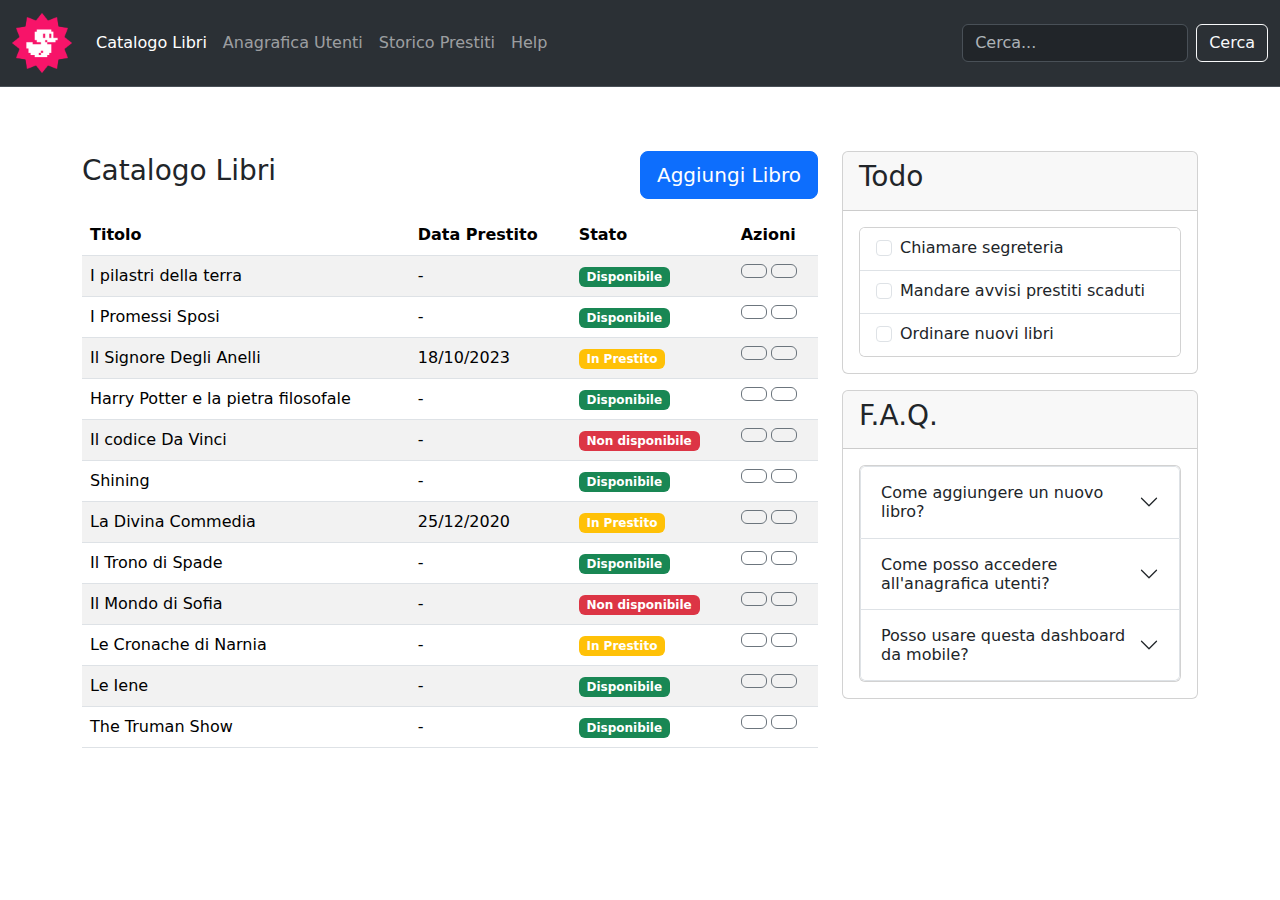
<file: index.html>
<!doctype html>
<html lang="en">
  <head>
    <meta charset="utf-8">
    <meta name="viewport" content="width=device-width, initial-scale=1">
    <title>Bootstrap Dashboard</title>
     <!-- INSERIMENTO FONT AWESOME -->
     <link rel="stylesheet" href="https://cdnjs.cloudflare.com/ajax/libs/font-awesome/6.6.0/css/all.min.css" integrity="sha512-Kc323vGBEqzTmouAECnVceyQqyqdsSiqLQISBL29aUW4U/M7pSPA/gEUZQqv1cwx4OnYxTxve5UMg5GT6L4JJg==" crossorigin="anonymous" referrerpolicy="no-referrer" />
     <!-- /FONT AWESOME -->  
     <!-- INSERIMENTO BOOTSTRAP -->
    <link href="https://cdn.jsdelivr.net/npm/bootstrap@5.3.3/dist/css/bootstrap.min.css" rel="stylesheet" integrity="sha384-QWTKZyjpPEjISv5WaRU9OFeRpok6YctnYmDr5pNlyT2bRjXh0JMhjY6hW+ALEwIH" crossorigin="anonymous">
     <!-- /INSERIMENTO BOOTSTRAP -->
    <link rel="stylesheet" href="./css/style.css">
  </head>
  <body>
    
    <!-- INSERIMENTO HEADER -->
     <header class="position-sticky top-0 left-0 z-3">
        <nav class="navbar navbar-expand-lg bg-body-tertiary navbar bg-dark border-bottom border-body" data-bs-theme="dark">
            <div class="container-fluid">
              <a class="navbar-brand" href="#">  
                <img src="./img/duck.png" class="ms-thumb" alt="quaqua">
              </a>
              <button class="navbar-toggler" type="button" data-bs-toggle="collapse" data-bs-target="#navbarSupportedContent" aria-controls="navbarSupportedContent" aria-expanded="false" aria-label="Toggle navigation">
                <span class="navbar-toggler-icon"></span>
              </button>
              <div class="collapse navbar-collapse" id="navbarSupportedContent">
                <ul class="navbar-nav me-auto mb-2 mb-lg-0">
                  <li class="nav-item">
                    <a class="nav-link active" aria-current="page" href="#">Catalogo Libri</a>
                  </li>
                  <li class="nav-item">
                    <a class="nav-link" href="#">Anagrafica Utenti</a>
                  </li>
                  <li class="nav-item">
                    <a class="nav-link" href="#">Storico Prestiti</a>
                  </li>
                  <li class="nav-item">
                    <a class="nav-link" href="#">Help</a>
                  </li>                  
                </ul>
                <form class="d-flex" role="search">
                  <input class="form-control me-2" type="search" placeholder="Cerca..." aria-label="Search">
                  <button class="btn btn-outline-light" type="submit">Cerca</button>
                </form>
              </div>
            </div>
          </nav>
     </header>
    <!-- /HEADER -->

    <!-- INSERIMENTO MAIN -->
    <main class="container mt-5">
        
        <div class="row align-items-start">    
            <div class="col-12 col-lg-8">
                <div class="d-flex justify-content-between align-items-center my-3">
                    <h3>Catalogo Libri</h3>
                    <a class="btn btn-primary btn-lg" href="./new-book.html" role="button">Aggiungi Libro</a>
                    
                </div>
                <!-- /TABELLA PRINCIPALE -->
                <table class="table table-striped">
                    <thead>
                      <tr>
                        <th scope="col">Titolo</th>
                        <th scope="col" class="d-none d-md-table-cell">Data Prestito</th>
                        <th scope="col">Stato</th>
                        <th scope="col">Azioni</th>
                      </tr>
                    </thead>
                    <tbody>
                      <tr>
                        <th scope="row" style="font-weight: 400;">I pilastri della terra</th>                     
                        <td class="d-none d-md-table-cell">- </td>
                        <td><span class="badge text-bg-success">Disponibile</span></td>
                        <td>
                            <nav class="d-flex gap-1 ">
                            <button class="btn btn-outline-secondary" type="submit"><i class="fa-solid fa-pencil"></i></button>
                            <button class="btn btn-outline-secondary" type="submit"><i class="fa-solid fa-trash"></i></button>
                            </nav>
                        </td>
                      </tr>
                      
                      <tr>
                        <th scope="row" style="font-weight: 400;">I Promessi Sposi</th>                     
                        <td class="d-none d-md-table-cell">- </td>
                        <td><span class="badge text-bg-success">Disponibile</span></td>
                        <td>
                            <nav class="d-flex gap-1 ">
                            <button class="btn btn-outline-secondary" type="submit"><i class="fa-solid fa-pencil"></i></button>
                            <button class="btn btn-outline-secondary" type="submit"><i class="fa-solid fa-trash"></i></button>
                            </nav>
                        </td>
                      </tr>

                      <tr>
                        <th scope="row" style="font-weight: 400;">Il Signore Degli Anelli</th>                     
                        <td class="d-none d-md-table-cell">18/10/2023</td>
                        <td><span class="badge text-bg-warning text-white">In Prestito</span></td>
                        <td>
                            <nav class="d-flex gap-1 ">
                            <button class="btn btn-outline-secondary" type="submit"><i class="fa-solid fa-pencil"></i></button>
                            <button class="btn btn-outline-secondary" type="submit"><i class="fa-solid fa-trash"></i></button>
                            </nav>
                        </td>
                      </tr>

                      <tr>
                        <th scope="row" style="font-weight: 400;">Harry Potter e la pietra filosofale</th>                     
                        <td class="d-none d-md-table-cell">- </td>
                        <td><span class="badge text-bg-success">Disponibile</span></td>
                        <td>
                            <nav class="d-flex gap-1 ">
                            <button class="btn btn-outline-secondary" type="submit"><i class="fa-solid fa-pencil"></i></button>
                            <button class="btn btn-outline-secondary" type="submit"><i class="fa-solid fa-trash"></i></button>
                            </nav>
                        </td>
                      </tr>

                      <tr>
                        <th scope="row" style="font-weight: 400;">Il codice Da Vinci</th>                     
                        <td class="d-none d-md-table-cell">- </td>
                        <td><span class="badge text-bg-danger">Non disponibile</span></td>
                        <td>
                            <nav class="d-flex gap-1 ">
                            <button class="btn btn-outline-secondary" type="submit"><i class="fa-solid fa-pencil"></i></button>
                            <button class="btn btn-outline-secondary" type="submit"><i class="fa-solid fa-trash"></i></button>
                            </nav>
                        </td>
                      </tr>

                      <tr>
                        <th scope="row" style="font-weight: 400;">Shining</th>                     
                        <td class="d-none d-md-table-cell">- </td>
                        <td><span class="badge text-bg-success">Disponibile</span></td>
                        <td>
                            <nav class="d-flex gap-1 ">
                            <button class="btn btn-outline-secondary" type="submit"><i class="fa-solid fa-pencil"></i></button>
                            <button class="btn btn-outline-secondary" type="submit"><i class="fa-solid fa-trash"></i></button>
                            </nav>
                        </td>
                      </tr>

                      <tr>
                        <th scope="row" style="font-weight: 400;">La Divina Commedia</th>                     
                        <td class="d-none d-md-table-cell">25/12/2020 </td>
                        <td><span class="badge text-bg-warning text-white">In Prestito</span></td>
                        <td>
                            <nav class="d-flex gap-1 ">
                            <button class="btn btn-outline-secondary" type="submit"><i class="fa-solid fa-pencil"></i></button>
                            <button class="btn btn-outline-secondary" type="submit"><i class="fa-solid fa-trash"></i></button>
                            </nav>
                        </td>
                      </tr>

                      <tr>
                        <th scope="row" style="font-weight: 400;">Il Trono di Spade</th>                     
                        <td class="d-none d-md-table-cell">- </td>
                        <td><span class="badge text-bg-success">Disponibile</span></td>
                        <td>
                            <nav class="d-flex gap-1 ">
                            <button class="btn btn-outline-secondary" type="submit"><i class="fa-solid fa-pencil"></i></button>
                            <button class="btn btn-outline-secondary" type="submit"><i class="fa-solid fa-trash"></i></button>
                            </nav>
                        </td>
                      </tr>

                      <tr>
                        <th scope="row" style="font-weight: 400;">Il Mondo di Sofia</th>                     
                        <td class="d-none d-md-table-cell">- </td>
                        <td><span class="badge text-bg-danger">Non disponibile</span></td>
                        <td>
                            <nav class="d-flex gap-1 ">
                            <button class="btn btn-outline-secondary" type="submit"><i class="fa-solid fa-pencil"></i></button>
                            <button class="btn btn-outline-secondary" type="submit"><i class="fa-solid fa-trash"></i></button>
                            </nav>
                        </td>
                      </tr>

                      <tr>
                        <th scope="row" style="font-weight: 400;">Le Cronache di Narnia</th>                     
                        <td class="d-none d-md-table-cell">- </td>
                        <td><span class="badge text-bg-warning text-white">In Prestito</span></td>
                        <td>
                            <nav class="d-flex gap-1 ">
                            <button class="btn btn-outline-secondary" type="submit"><i class="fa-solid fa-pencil"></i></button>
                            <button class="btn btn-outline-secondary" type="submit"><i class="fa-solid fa-trash"></i></button>
                            </nav>
                        </td>
                      </tr>

                      <tr>
                        <th scope="row" style="font-weight: 400;">Le Iene</th>                     
                        <td class="d-none d-md-table-cell">- </td>
                        <td><span class="badge text-bg-success">Disponibile</span></td>
                        <td>
                            <nav class="d-flex gap-1 ">
                            <button class="btn btn-outline-secondary" type="submit"><i class="fa-solid fa-pencil"></i></button>
                            <button class="btn btn-outline-secondary" type="submit"><i class="fa-solid fa-trash"></i></button>
                            </nav>
                        </td>
                      </tr>

                      <tr>
                        <th scope="row" style="font-weight: 400;">The Truman Show</th>                     
                        <td class="d-none d-md-table-cell">- </td>
                        <td><span class="badge text-bg-success">Disponibile</span></td>
                        <td>
                            <nav class="d-flex gap-1 ">
                            <button class="btn btn-outline-secondary" type="submit"><i class="fa-solid fa-pencil"></i></button>
                            <button class="btn btn-outline-secondary" type="submit"><i class="fa-solid fa-trash"></i></button>
                            </nav>
                        </td>
                      </tr>
                    </tbody>
                </table>
                <!-- /TABELLA PRINCIPALE -->

            </div>
              
            <div class="col-12 col-lg-4"> 
                    <div class="row align-items-start">
                        
                        <!-- INSERIMENTO CARD 1 -->
                        <div class="col-12 my-3">
                            <div class="card">
                                <div class="card-header">
                                  <h3>Todo</h3>
                                </div>
                                <div class="card-body">
                                    <div class="card" style="width: 100%;">
                                        <ul class="list-group list-group-flush">
                                          <li class="list-group-item"><div class="form-check">
                                            <input class="form-check-input" type="checkbox" value="" id="flexCheckDefault1">
                                            <label class="form-check-label" for="flexCheckDefault1">
                                              Chiamare segreteria
                                            </label>
                                          </div></li>
                                          <li class="list-group-item"><div class="form-check">
                                            <input class="form-check-input" type="checkbox" value="" id="flexCheckDefault2">
                                            <label class="form-check-label" for="flexCheckDefault2">
                                              Mandare avvisi prestiti scaduti
                                            </label>
                                          </div></li>
                                          <li class="list-group-item"><div class="form-check">
                                            <input class="form-check-input" type="checkbox" value="" id="flexCheckDefault3">
                                            <label class="form-check-label" for="flexCheckDefault3">
                                              Ordinare nuovi libri
                                            </label>
                                          </div></li>
                                        </ul>
                                      </div>
                                </div>
                              </div>

                        </div>
                        <!-- /CARD 1 -->
                        
                        <!-- INSERIMENTO CARD 2 -->
                        <div class="col-12">
                            <div class="card">
                                <div class="card-header">
                                  <h3>F.A.Q.</h3>
                                </div>
                                <div class="card-body">
                                    <div class="card" style="width: 100%;">
                                        
                                        <div class="accordion" id="accordionExample">
                                            <div class="accordion-item">
                                              <h2 class="accordion-header">
                                                <button class="accordion-button collapsed" type="button" data-bs-toggle="collapse" data-bs-target="#collapseOne" aria-expanded="false" aria-controls="collapseOne">
                                                  Come aggiungere un nuovo libro?
                                                </button>
                                              </h2>
                                              <div id="collapseOne" class="accordion-collapse collapse" data-bs-parent="#accordionExample">
                                                <div class="accordion-body"> Hola </div>
                                              </div>
                                            </div>
                                            <div class="accordion-item">
                                              <h2 class="accordion-header">
                                                <button class="accordion-button collapsed" type="button" data-bs-toggle="collapse" data-bs-target="#collapseTwo" aria-expanded="false" aria-controls="collapseTwo">
                                                  Come posso accedere all'anagrafica utenti?
                                                </button>
                                              </h2>
                                              <div id="collapseTwo" class="accordion-collapse collapse" data-bs-parent="#accordionExample">
                                                <div class="accordion-body"> Ciao </div>
                                              </div>
                                            </div>
                                            <div class="accordion-item">
                                              <h2 class="accordion-header">
                                                <button class="accordion-button collapsed" type="button" data-bs-toggle="collapse" data-bs-target="#collapseThree" aria-expanded="false" aria-controls="collapseThree">
                                                  Posso usare questa dashboard da mobile?
                                                </button>
                                              </h2>
                                              <div id="collapseThree" class="accordion-collapse collapse" data-bs-parent="#accordionExample">
                                                <div class="accordion-body"> più avanti non troverai testo </div>
                                              </div>
                                            </div>
                                          </div>

                                      </div>
                                </div>
                              </div>
                        </div>
                        <!-- /CARD 2 -->
                    </div>
            </div>
        </div>
    </main>
    <!-- /MAIN -->


    <script src="https://cdn.jsdelivr.net/npm/bootstrap@5.3.3/dist/js/bootstrap.bundle.min.js" integrity="sha384-YvpcrYf0tY3lHB60NNkmXc5s9fDVZLESaAA55NDzOxhy9GkcIdslK1eN7N6jIeHz" crossorigin="anonymous"></script>
  </body>
</html>
</file>
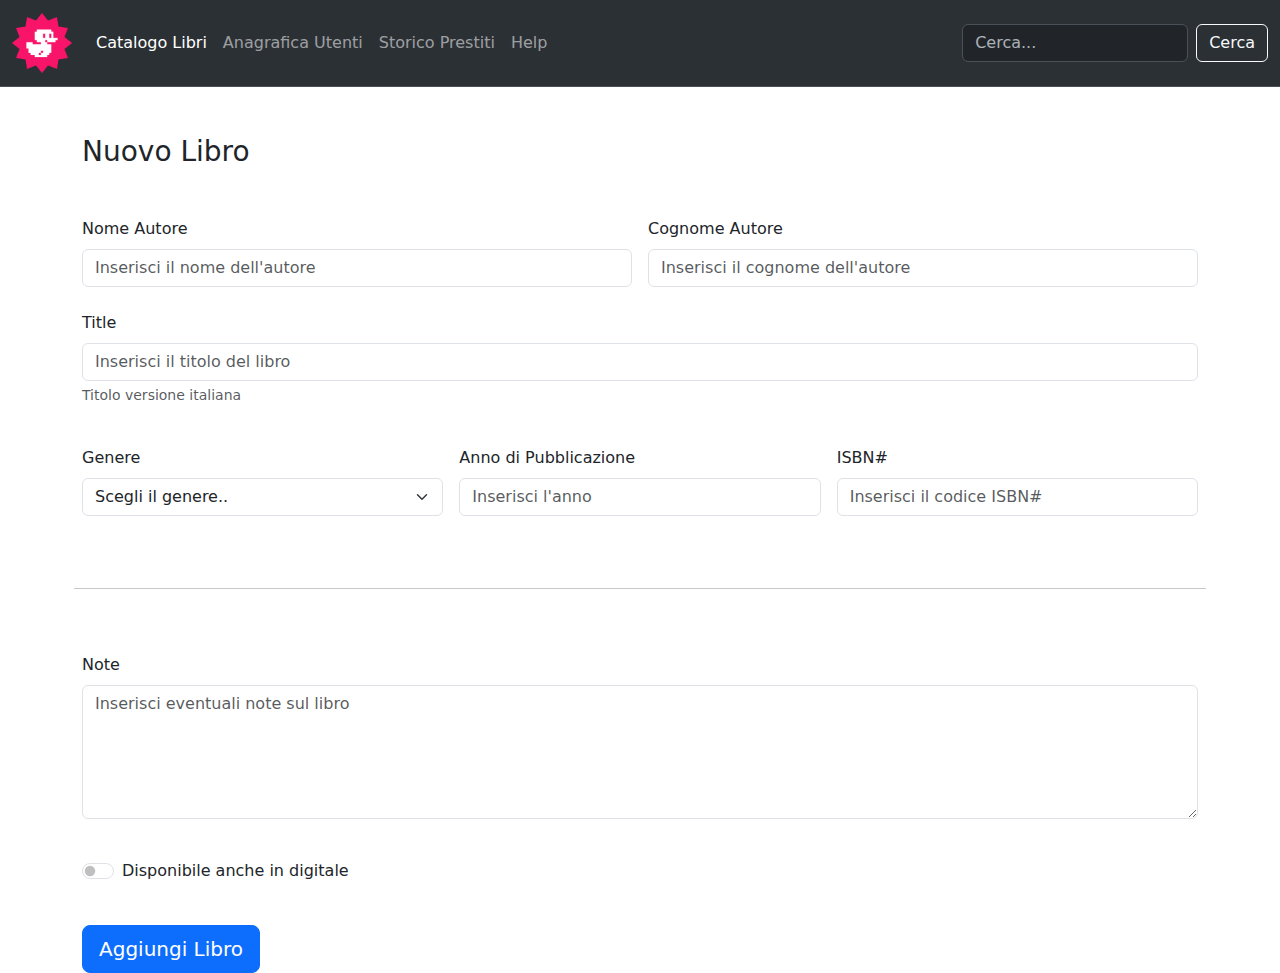
<file: new-book.html>
<!doctype html>
<html lang="en">
  <head>
    <meta charset="utf-8">
    <meta name="viewport" content="width=device-width, initial-scale=1">
    <title>Aggiungi Libro</title>
     <!-- INSERIMENTO FONT AWESOME -->
     <link rel="stylesheet" href="https://cdnjs.cloudflare.com/ajax/libs/font-awesome/6.6.0/css/all.min.css" integrity="sha512-Kc323vGBEqzTmouAECnVceyQqyqdsSiqLQISBL29aUW4U/M7pSPA/gEUZQqv1cwx4OnYxTxve5UMg5GT6L4JJg==" crossorigin="anonymous" referrerpolicy="no-referrer" />
     <!-- /FONT AWESOME -->  
     <!-- INSERIMENTO BOOTSTRAP -->
    <link href="https://cdn.jsdelivr.net/npm/bootstrap@5.3.3/dist/css/bootstrap.min.css" rel="stylesheet" integrity="sha384-QWTKZyjpPEjISv5WaRU9OFeRpok6YctnYmDr5pNlyT2bRjXh0JMhjY6hW+ALEwIH" crossorigin="anonymous">
     <!-- /INSERIMENTO BOOTSTRAP -->
    <link rel="stylesheet" href="./css/style.css">
  </head>
  <body>
    
    <!-- INSERIMENTO HEADER -->
     <header class="position-sticky top-0 left-0 z-3">
        <nav class="navbar navbar-expand-lg bg-body-tertiary navbar bg-dark border-bottom border-body" data-bs-theme="dark">
            <div class="container-fluid">
              <a class="navbar-brand" href="#">  
                <img src="./img/duck.png" class="ms-thumb" alt="quaqua">
              </a>
              <button class="navbar-toggler" type="button" data-bs-toggle="collapse" data-bs-target="#navbarSupportedContent" aria-controls="navbarSupportedContent" aria-expanded="false" aria-label="Toggle navigation">
                <span class="navbar-toggler-icon"></span>
              </button>
              <div class="collapse navbar-collapse" id="navbarSupportedContent">
                <ul class="navbar-nav me-auto mb-2 mb-lg-0">
                  <li class="nav-item">
                    <a class="nav-link active" aria-current="page" href="./index.html">Catalogo Libri</a>
                  </li>
                  <li class="nav-item">
                    <a class="nav-link" href="#">Anagrafica Utenti</a>
                  </li>
                  <li class="nav-item">
                    <a class="nav-link" href="#">Storico Prestiti</a>
                  </li>
                  <li class="nav-item">
                    <a class="nav-link" href="#">Help</a>
                  </li>                  
                </ul>
                <form class="d-flex" role="search">
                  <input class="form-control me-2" type="search" placeholder="Cerca..." aria-label="Search">
                  <button class="btn btn-outline-light" type="submit">Cerca</button>
                </form>
              </div>
            </div>
          </nav>
     </header>
    <!-- /HEADER -->

    <!-- INSERIMENTO MAIN -->
    <main class="container mt-5">

        <!-- INSERIMENTO FORM -->

        <h3 class="mb-5">Nuovo Libro</h3>

        <form class="row g-3">
            <div class="col-6">
                <label for="Author" class="form-label">Nome Autore</label>
                <input type="text" class="form-control" id="Author" placeholder="Inserisci il nome dell'autore">
            </div>
            <div class="col-6">
                <label for="AuthorS" class="form-label">Cognome Autore</label>
                <input type="text" class="form-control" id="AuthorS" placeholder="Inserisci il cognome dell'autore">
            </div>
            <div class="col-12 my-4">
              <label for="inputTitle" class="form-label">Title</label>
              <input type="text" class="form-control" id="inputTitle" placeholder="Inserisci il titolo del libro" aria-describedby="titledescript">
              <div id="titledescript" class="form-text">
                Titolo versione italiana
              </div>
            </div>
            
            <div class="col-12 col-lg-4 mb-4">
                <label for="inputCat" class="form-label">Genere</label>
                <select id="inputCat" class="form-select">
                  <option selected>Scegli il genere..</option>
                  <option>Horror</option>
                  <option>Commedia</option>
                  <option>Musical</option>
                  <option>B-Movie</option>
                  <option>Drama</option>
                </select>
            </div>

            <div class="col-12 col-lg-4 mb-4">
                <label for="year" class="form-label">Anno di Pubblicazione</label>
                <input type="text" class="form-control" id="year" placeholder="Inserisci l'anno">
            </div>

            <div class="col-12 col-lg-4 mb-4">
                <label for="isbn" class="form-label">ISBN#</label>
                <input type="text" class="form-control" id="isbn" placeholder="Inserisci il codice ISBN#">
            </div>

            <hr class="my-5">

            <div class="col-12 mb-4">
                <label for="note" class="form-label">Note</label>
                <textarea class="form-control" id="note" rows="5" placeholder="Inserisci eventuali note sul libro"></textarea>
            </div>

            <div class="col-12 mb-4">
                <div class="form-check form-switch">
                    <input class="form-check-input" type="checkbox" role="switch" id="digiswitch">
                    <label class="form-check-label" for="digiswitch">Disponibile anche in digitale</label>
                </div>
            </div>
            <div class="col-12">
              <button type="submit" class="btn btn-primary btn-lg">Aggiungi Libro</button>
            </div>
          </form>

        <!-- /FINE FORM -->
    </main>
    <!-- /MAIN -->


    <script src="https://cdn.jsdelivr.net/npm/bootstrap@5.3.3/dist/js/bootstrap.bundle.min.js" integrity="sha384-YvpcrYf0tY3lHB60NNkmXc5s9fDVZLESaAA55NDzOxhy9GkcIdslK1eN7N6jIeHz" crossorigin="anonymous"></script>
  </body>
</html>
</file>
<file: css/style.css>
.ms-thumb{
    width: 60px;
    height: 60px;
}
</file>
